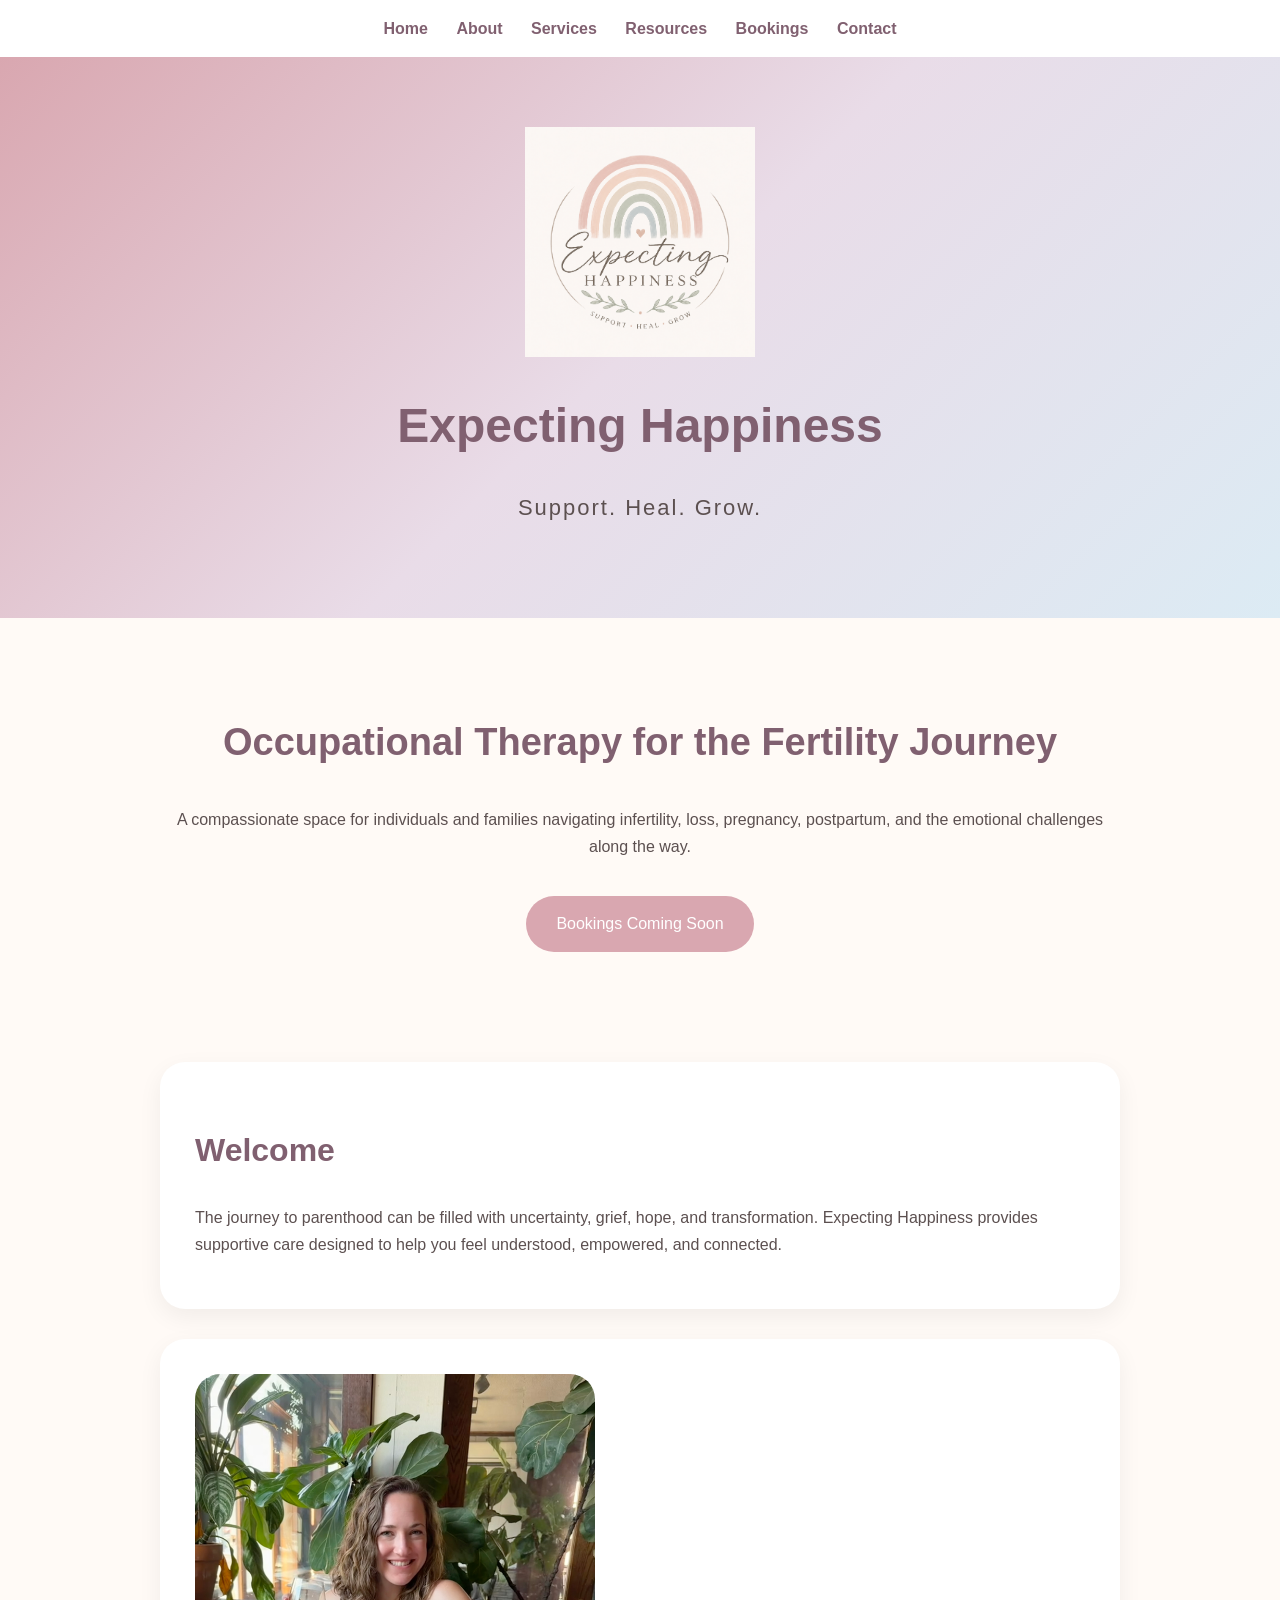
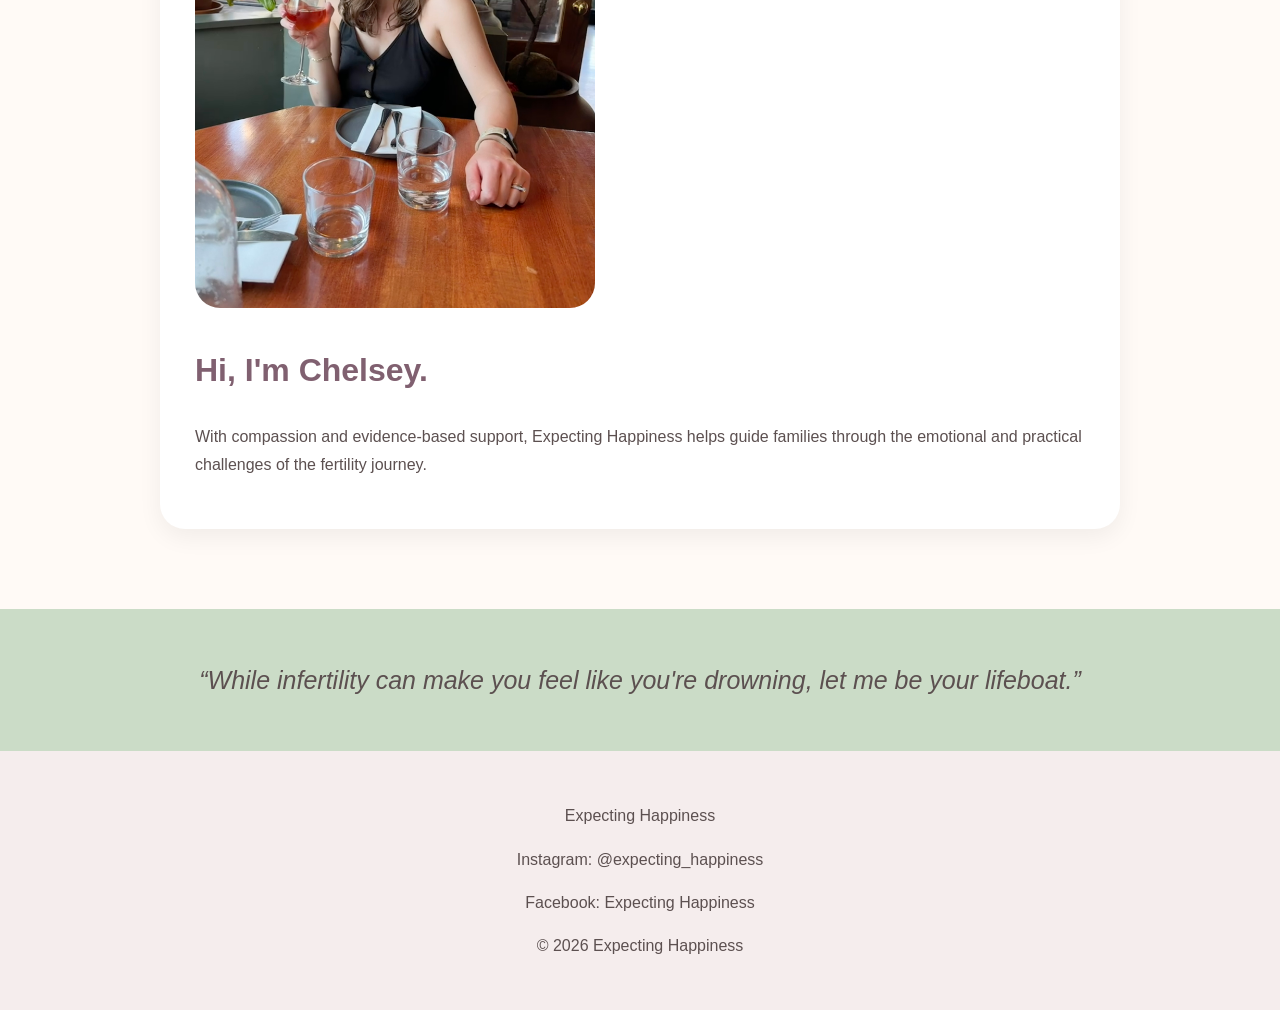
<file: index.html>
<!DOCTYPE html>
<html lang="en">

<head>
<meta charset="UTF-8">
<meta name="viewport" content="width=device-width, initial-scale=1.0">

<title>Expecting Happiness | Support. Heal. Grow.</title>

<link rel="stylesheet" href="style.css">

</head>

<body>


<nav>

<a href="index.html">Home</a>
<a href="about.html">About</a>
<a href="services.html">Services</a>
<a href="resources.html">Resources</a>
<a href="bookings.html">Bookings</a>
<a href="contact.html">Contact</a>

</nav>


<header>

<img class="logo" src="images/logo.PNG" alt="Expecting Happiness Logo">

<h1>Expecting Happiness</h1>

<p class="tagline">
Support. Heal. Grow.
</p>

</header>



<section class="hero">

<h2>
Occupational Therapy for the Fertility Journey
</h2>

<p>
A compassionate space for individuals and families navigating infertility, loss, pregnancy, postpartum, and the emotional challenges along the way.
</p>


<a class="button" href="bookings.html">
Bookings Coming Soon
</a>

</section>



<section class="section">


<div class="card">

<h2>
Welcome
</h2>

<p>
The journey to parenthood can be filled with uncertainty, grief, hope, and transformation. Expecting Happiness provides supportive care designed to help you feel understood, empowered, and connected.
</p>

</div>



<div class="card">

<img class="photo" src="images/founder-photo.jpg" alt="Expecting Happiness">

<h2>
Hi, I'm Chelsey.
</h2>

<p>
With compassion and evidence-based support, Expecting Happiness helps guide families through the emotional and practical challenges of the fertility journey.
</p>

</div>


</section>



<section class="quote">

“While infertility can make you feel like you're drowning, let me be your lifeboat.”

</section>



<footer>

<p>
Expecting Happiness
</p>

<p>
Instagram: @expecting_happiness
</p>

<p>
Facebook: Expecting Happiness
</p>

<p>
© 2026 Expecting Happiness
</p>

</footer>


</body>
</html>
</file>
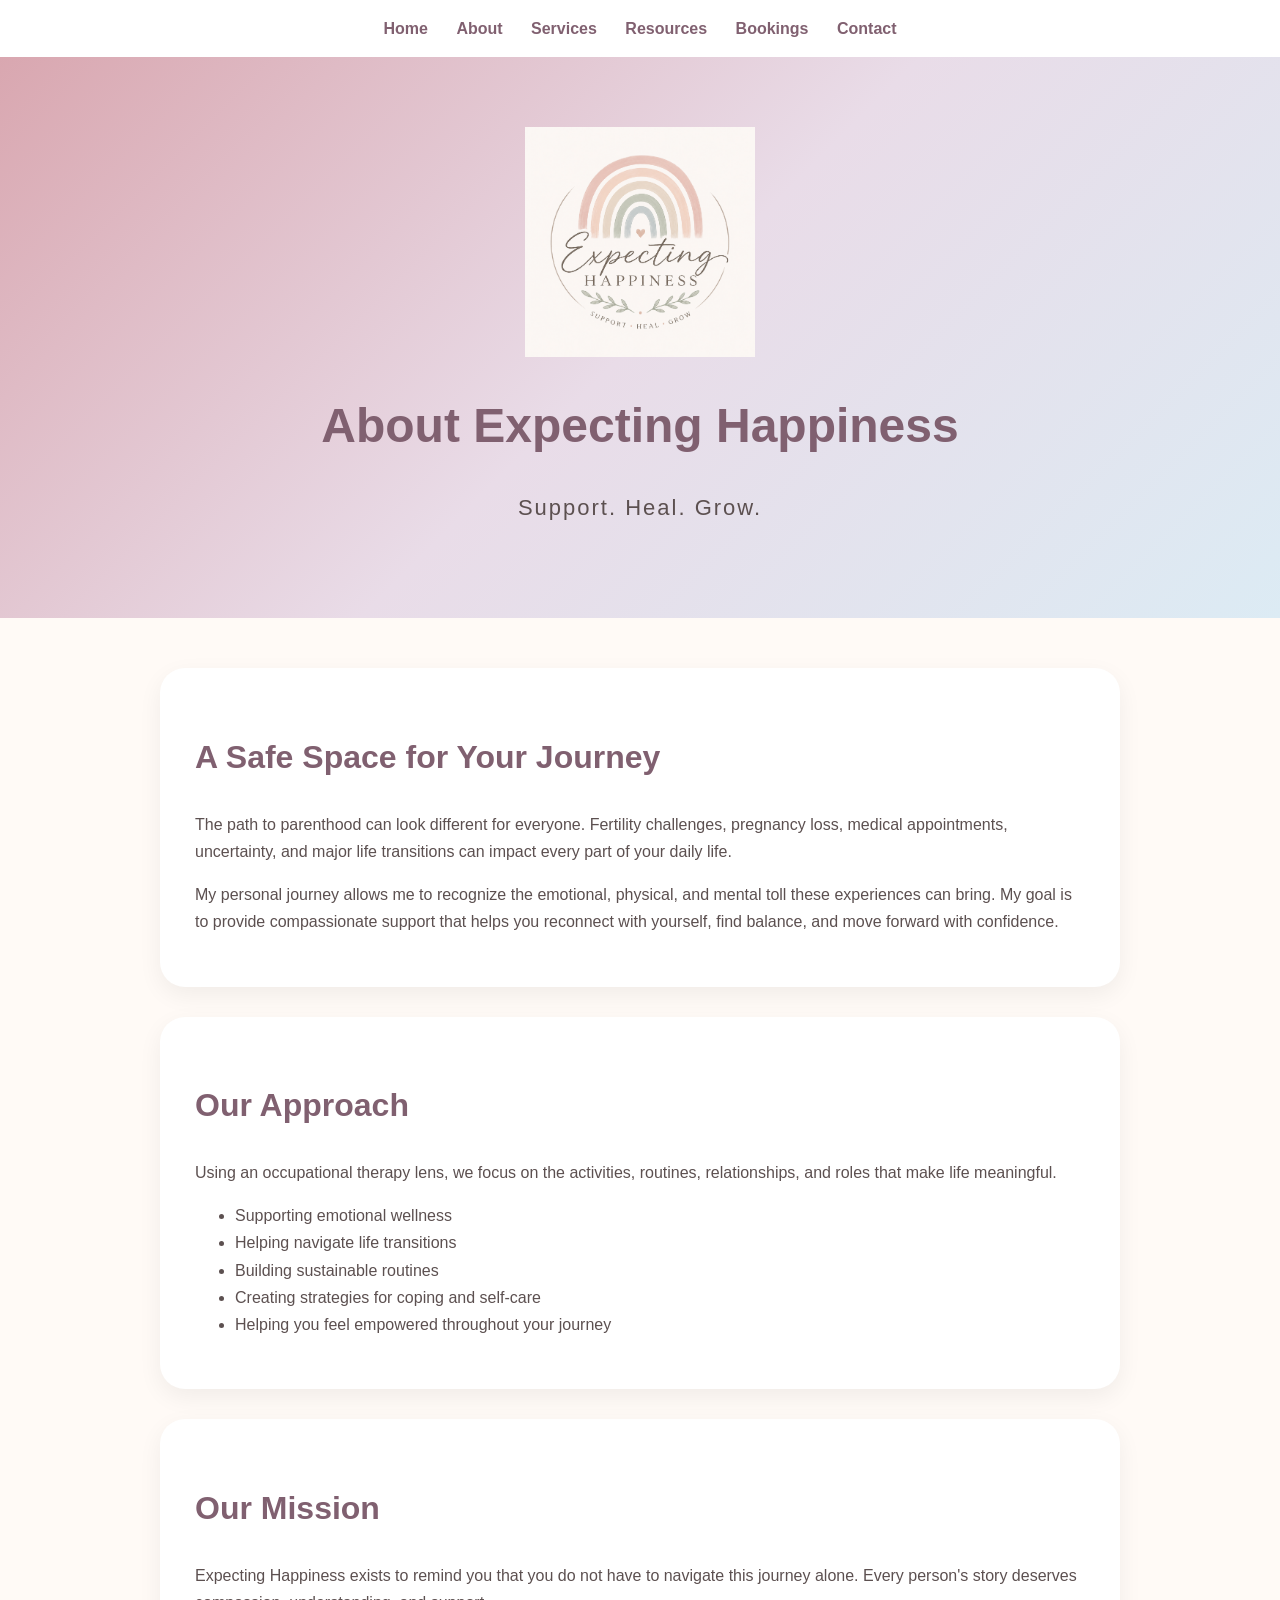
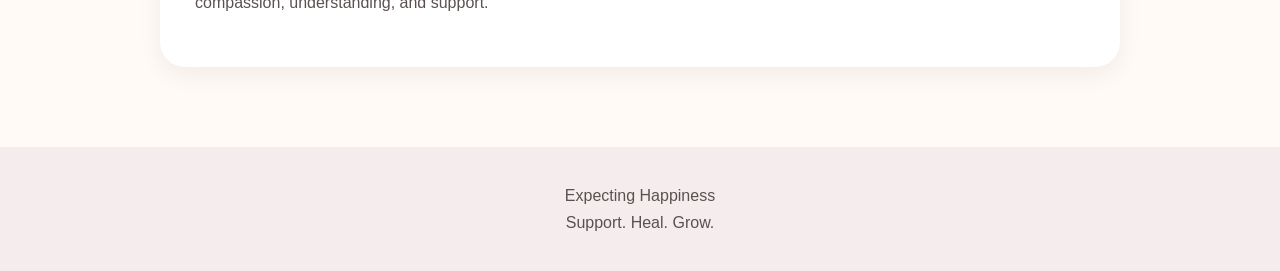
<file: about.html>
<!DOCTYPE html>
<html lang="en">

<head>
<meta charset="UTF-8">
<meta name="viewport" content="width=device-width, initial-scale=1.0">

<title>About | Expecting Happiness</title>

<link rel="stylesheet" href="style.css">

</head>

<body>

<nav>
<a href="index.html">Home</a>
<a href="about.html">About</a>
<a href="services.html">Services</a>
<a href="resources.html">Resources</a>
<a href="bookings.html">Bookings</a>
<a href="contact.html">Contact</a>
</nav>


<header>

<img class="logo" src="images/logo.PNG" alt="Expecting Happiness Logo">

<h1>About Expecting Happiness</h1>

<p class="tagline">
Support. Heal. Grow.
</p>

</header>


<section class="section">

<div class="card">

<h2>
A Safe Space for Your Journey
</h2>

<p>
The path to parenthood can look different for everyone. Fertility challenges, pregnancy loss, medical appointments, uncertainty, and major life transitions can impact every part of your daily life.
</p>

<p>
My personal journey allows me to recognize the emotional, physical, and mental toll these experiences can bring. My goal is to provide compassionate support that helps you reconnect with yourself, find balance, and move forward with confidence.
</p>

</div>


<div class="card">

<h2>
Our Approach
</h2>

<p>
Using an occupational therapy lens, we focus on the activities, routines, relationships, and roles that make life meaningful.
</p>

<ul>
<li>Supporting emotional wellness</li>
<li>Helping navigate life transitions</li>
<li>Building sustainable routines</li>
<li>Creating strategies for coping and self-care</li>
<li>Helping you feel empowered throughout your journey</li>
</ul>

</div>


<div class="card">

<h2>
Our Mission
</h2>

<p>
Expecting Happiness exists to remind you that you do not have to navigate this journey alone. Every person's story deserves compassion, understanding, and support.
</p>

</div>


</section>


<footer>

Expecting Happiness
<br>
Support. Heal. Grow.

</footer>


</body>
</html>
</file>
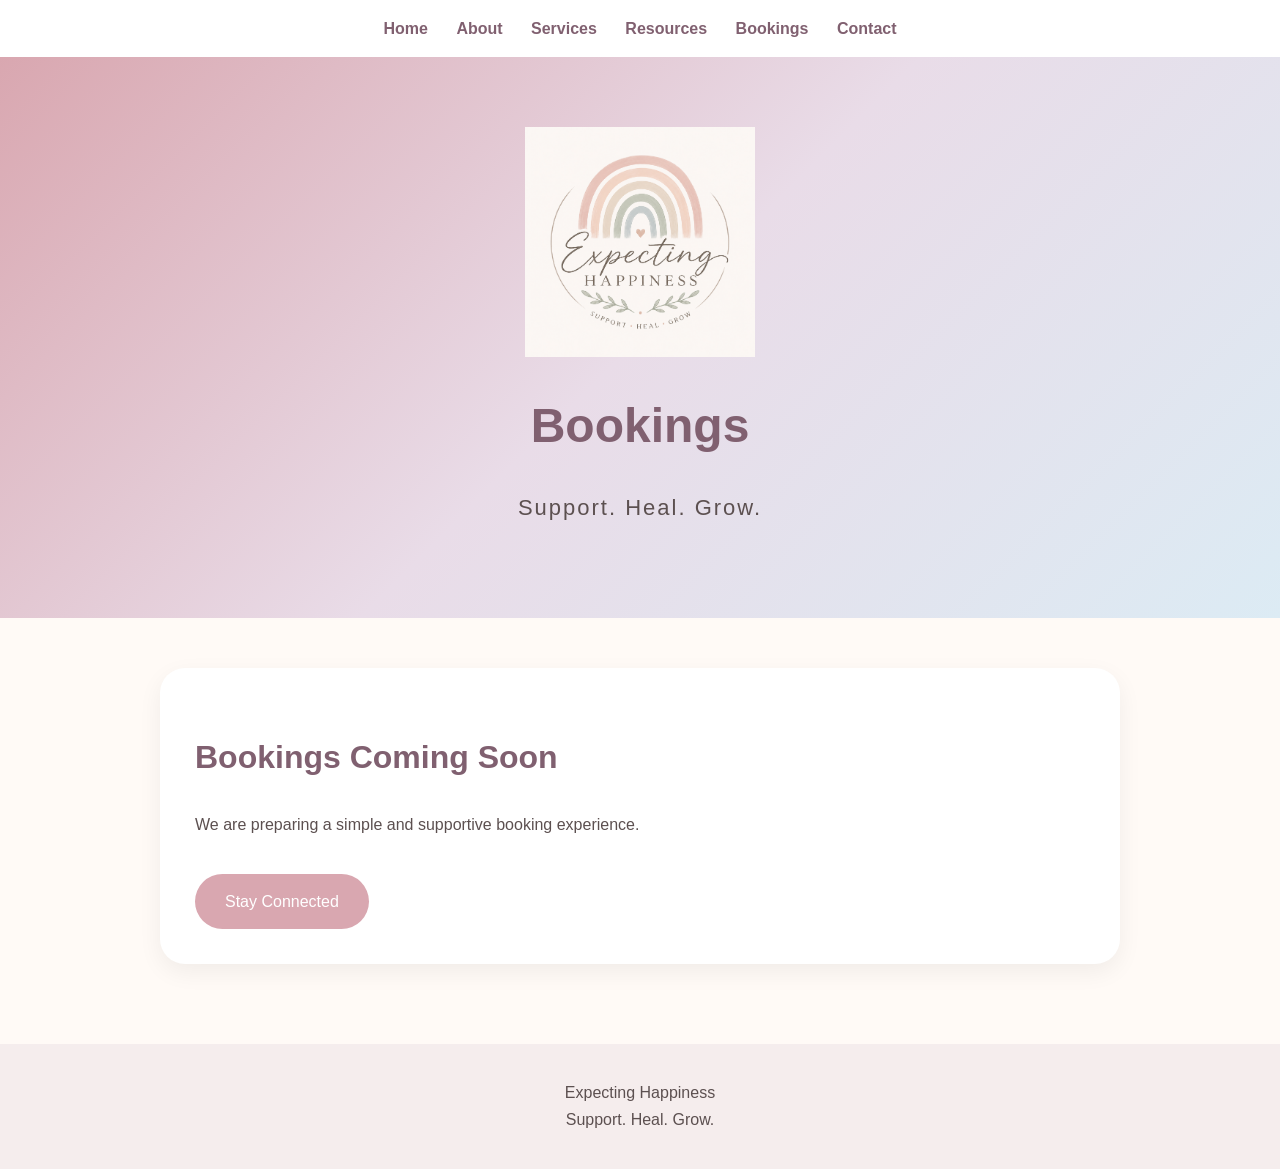
<file: bookings.html>
<!DOCTYPE html>
<html lang="en">

<head>

<meta charset="UTF-8">
<meta name="viewport" content="width=device-width, initial-scale=1.0">

<title>Bookings | Expecting Happiness</title>

<link rel="stylesheet" href="style.css">

</head>


<body>


<nav>
<a href="index.html">Home</a>
<a href="about.html">About</a>
<a href="services.html">Services</a>
<a href="resources.html">Resources</a>
<a href="bookings.html">Bookings</a>
<a href="contact.html">Contact</a>
</nav>


<header>

<img class="logo" src="images/logo.PNG">

<h1>Bookings</h1>

<p class="tagline">
Support. Heal. Grow.
</p>

</header>


<section class="section">

<div class="card">

<h2>
Bookings Coming Soon
</h2>

<p>
We are preparing a simple and supportive booking experience.
</p>



<a class="button" href="contact.html">
Stay Connected
</a>

</div>

</section>


<footer>
Expecting Happiness<br>
Support. Heal. Grow.
</footer>


</body>
</html>
</file>
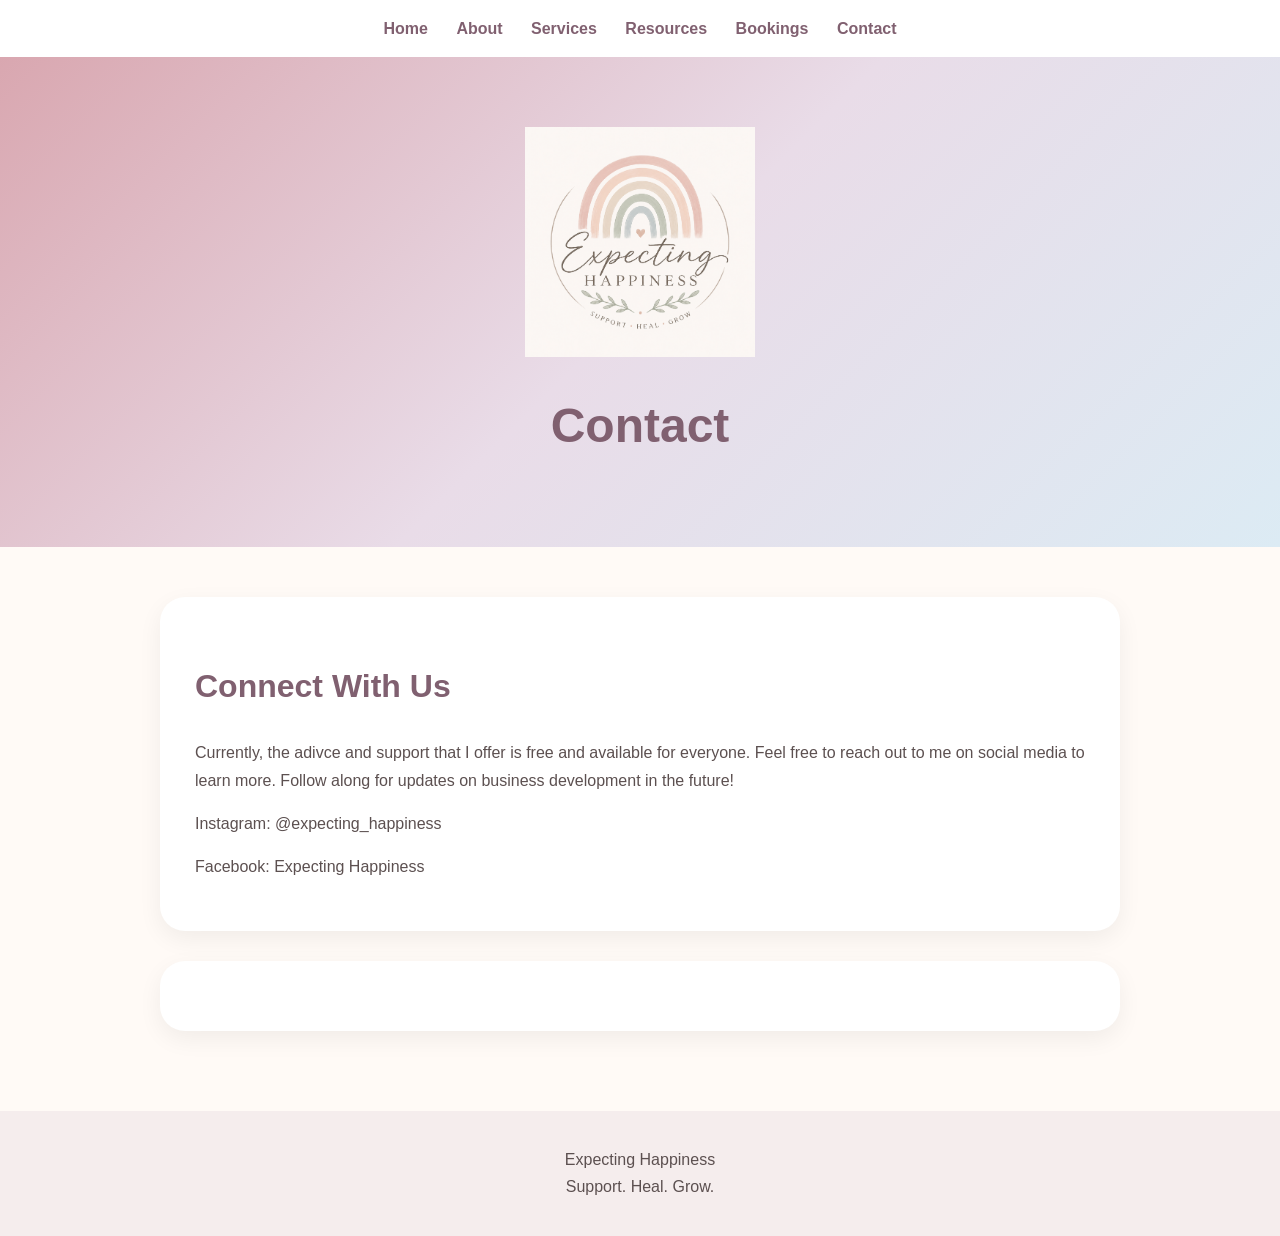
<file: contact.html>
<!DOCTYPE html>
<html lang="en">

<head>

<meta charset="UTF-8">
<meta name="viewport" content="width=device-width, initial-scale=1.0">

<title>Contact | Expecting Happiness</title>

<link rel="stylesheet" href="style.css">

</head>


<body>


<nav>

<a href="index.html">Home</a>
<a href="about.html">About</a>
<a href="services.html">Services</a>
<a href="resources.html">Resources</a>
<a href="bookings.html">Bookings</a>
<a href="contact.html">Contact</a>

</nav>


<header>

<img class="logo" src="images/logo.PNG">

<h1>Contact</h1>


</header>



<section class="section">


<div class="card">

<h2>
Connect With Us
</h2>

<p>
Currently, the adivce and support that I offer is free and available for everyone. Feel free to reach out to me on social media to learn more. Follow along for updates on business development in the future!
</p>


<p>
Instagram: @expecting_happiness
</p>


<p>
Facebook: Expecting Happiness
</p>


</div>


<div class="card">



</section>


<footer>

Expecting Happiness<br>
Support. Heal. Grow.

</footer>


</body>
</html>
</file>
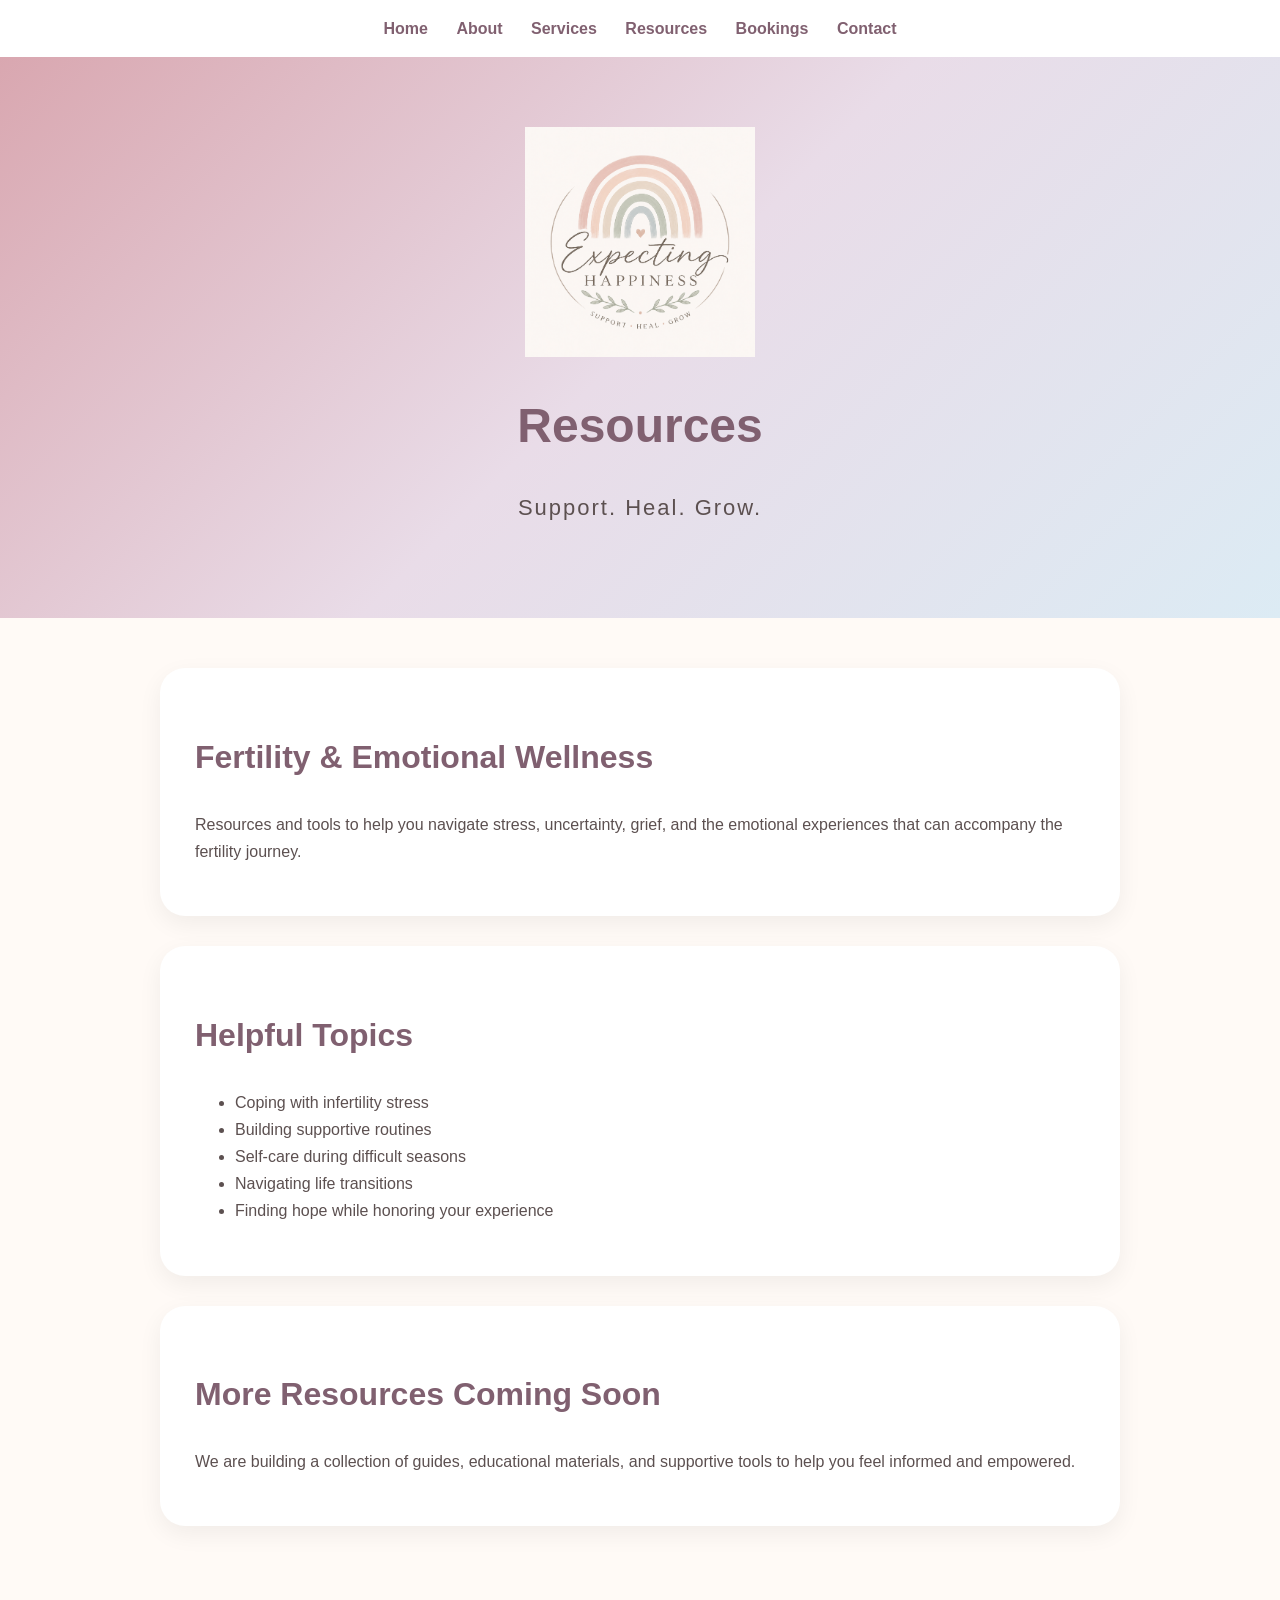
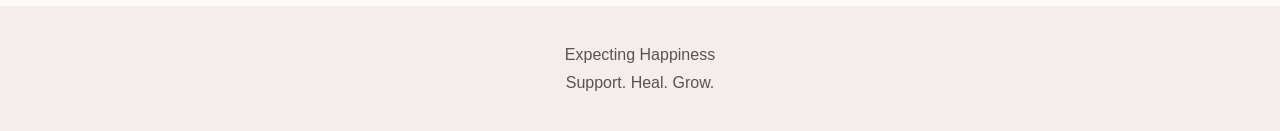
<file: resources.html>
<!DOCTYPE html>
<html lang="en">

<head>
<meta charset="UTF-8">
<meta name="viewport" content="width=device-width, initial-scale=1.0">

<title>Resources | Expecting Happiness</title>

<link rel="stylesheet" href="style.css">

</head>

<body>

<nav>
<a href="index.html">Home</a>
<a href="about.html">About</a>
<a href="services.html">Services</a>
<a href="resources.html">Resources</a>
<a href="bookings.html">Bookings</a>
<a href="contact.html">Contact</a>
</nav>


<header>

<img class="logo" src="images/logo.PNG">

<h1>Resources</h1>

<p class="tagline">
Support. Heal. Grow.
</p>

</header>


<section class="section">


<div class="card">

<h2>
Fertility & Emotional Wellness
</h2>

<p>
Resources and tools to help you navigate stress, uncertainty, grief, and the emotional experiences that can accompany the fertility journey.
</p>

</div>


<div class="card">

<h2>
Helpful Topics
</h2>

<ul>
<li>Coping with infertility stress</li>
<li>Building supportive routines</li>
<li>Self-care during difficult seasons</li>
<li>Navigating life transitions</li>
<li>Finding hope while honoring your experience</li>
</ul>

</div>


<div class="card">

<h2>
More Resources Coming Soon
</h2>

<p>
We are building a collection of guides, educational materials, and supportive tools to help you feel informed and empowered.
</p>

</div>


</section>


<footer>
Expecting Happiness<br>
Support. Heal. Grow.
</footer>


</body>
</html>
</file>
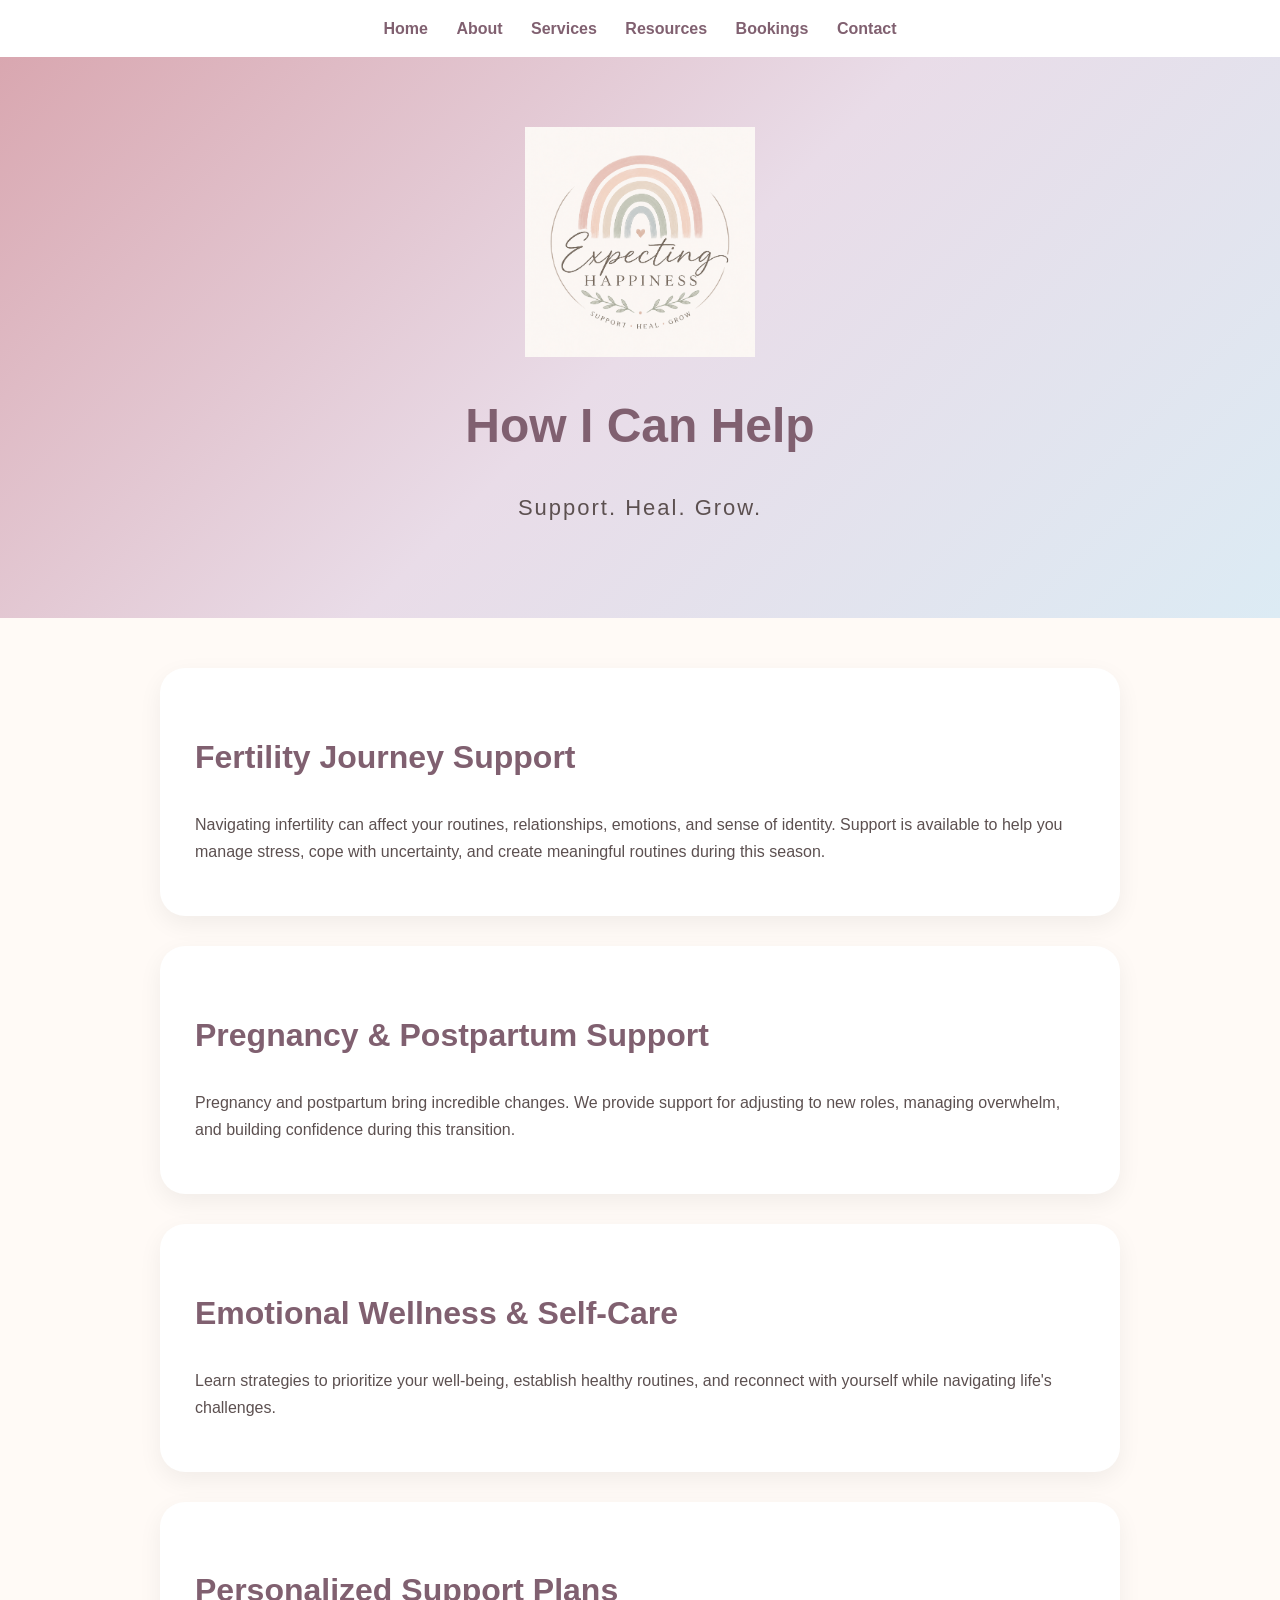
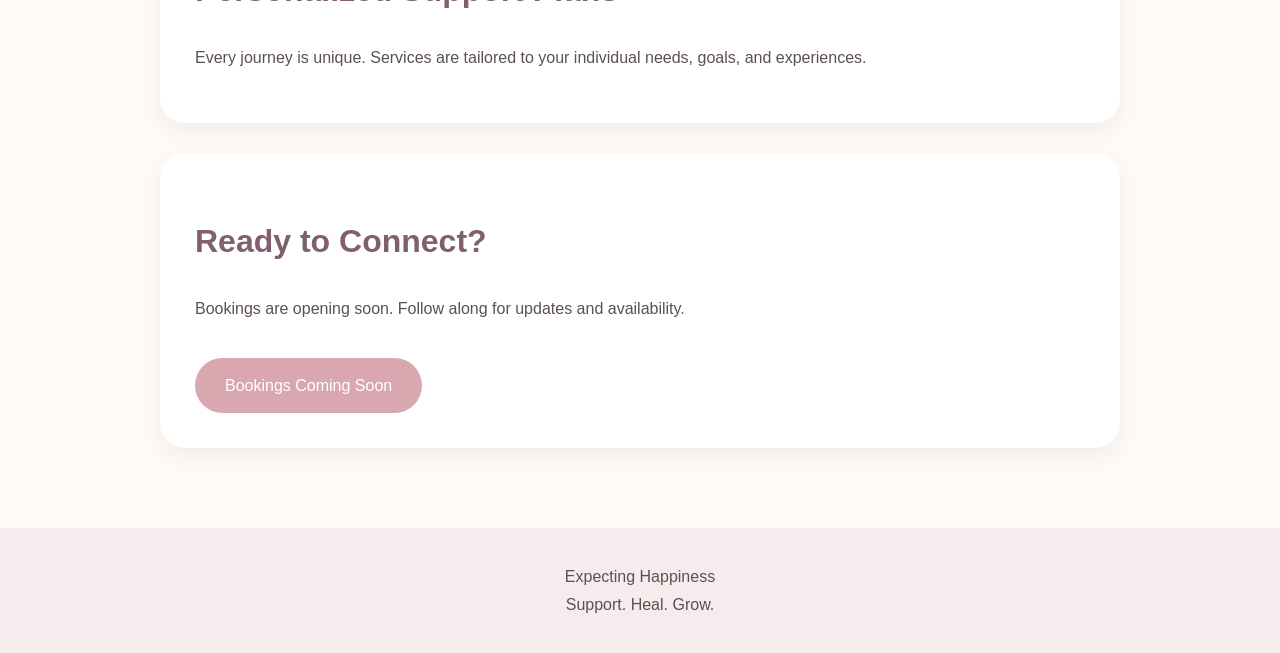
<file: services.html>
<!DOCTYPE html>
<html lang="en">

<head>

<meta charset="UTF-8">
<meta name="viewport" content="width=device-width, initial-scale=1.0">

<title>Services | Expecting Happiness</title>

<link rel="stylesheet" href="style.css">

</head>


<body>


<nav>

<a href="index.html">Home</a>
<a href="about.html">About</a>
<a href="services.html">Services</a>
<a href="resources.html">Resources</a>
<a href="bookings.html">Bookings</a>
<a href="contact.html">Contact</a>

</nav>



<header>

<img class="logo" src="images/logo.PNG" alt="Expecting Happiness Logo">

<h1>How I Can Help</h1>

<p class="tagline">
Support. Heal. Grow.
</p>

</header>



<section class="section">


<div class="card">

<h2>
Fertility Journey Support
</h2>

<p>
Navigating infertility can affect your routines, relationships, emotions, and sense of identity. Support is available to help you manage stress, cope with uncertainty, and create meaningful routines during this season.
</p>

</div>



<div class="card">

<h2>
Pregnancy & Postpartum Support
</h2>

<p>
Pregnancy and postpartum bring incredible changes. We provide support for adjusting to new roles, managing overwhelm, and building confidence during this transition.
</p>

</div>



<div class="card">

<h2>
Emotional Wellness & Self-Care
</h2>

<p>
Learn strategies to prioritize your well-being, establish healthy routines, and reconnect with yourself while navigating life's challenges.
</p>

</div>



<div class="card">

<h2>
Personalized Support Plans
</h2>

<p>
Every journey is unique. Services are tailored to your individual needs, goals, and experiences.
</p>

</div>



<div class="card">

<h2>
Ready to Connect?
</h2>

<p>
Bookings are opening soon. Follow along for updates and availability.
</p>

<a class="button" href="bookings.html">
Bookings Coming Soon
</a>

</div>


</section>



<footer>

Expecting Happiness
<br>
Support. Heal. Grow.

</footer>


</body>
</html>
</file>
<file: style.css>
/* EXPECTING HAPPINESS BRAND STYLE */

:root {
--cream: #fffaf6;
--rose: #d9a7b0;
--sage: #cbdcc7;
--blue: #dcebf4;
--lavender: #e9dce8;
--text: #5c5050;
--heading: #806070;
--white: #ffffff;
}

* {
box-sizing: border-box;
}

body {
margin: 0;
font-family: "Helvetica Neue", Arial, sans-serif;
background: var(--cream);
color: var(--text);
line-height: 1.7;
}

header {
background: linear-gradient(
135deg,
var(--rose),
var(--lavender),
var(--blue)
);
padding: 70px 20px;
text-align: center;
}

.logo {
width: 230px;
max-width: 90%;
}

h1 {
font-size: 48px;
color: var(--heading);
margin: 20px 0 10px;
}

h2 {
color: var(--heading);
font-size: 32px;
}

.tagline {
font-size: 22px;
letter-spacing: 2px;
}

nav {
background: white;
padding: 15px;
text-align: center;
position: sticky;
top: 0;
}

nav a {
color: var(--heading);
text-decoration: none;
margin: 0 12px;
font-weight: 600;
}

.hero {
padding: 60px 20px;
max-width: 1000px;
margin: auto;
text-align: center;
}

.hero h2 {
font-size: 38px;
}

.button {
display: inline-block;
background: var(--rose);
color: white;
padding: 14px 30px;
border-radius: 40px;
text-decoration: none;
margin-top: 20px;
}

.section {
max-width: 1000px;
margin: auto;
padding: 50px 20px;
}

.card {
background: var(--white);
border-radius: 25px;
padding: 35px;
margin-bottom: 30px;
box-shadow: 0 8px 25px rgba(0,0,0,.06);
}

.photo {
width: 100%;
max-width: 400px;
border-radius: 25px;
}

.quote {
background: var(--sage);
padding: 50px 25px;
text-align: center;
font-size: 25px;
font-style: italic;
}

footer {
background: #f5eded;
text-align: center;
padding: 35px;
}

@media(max-width:700px){
h1 {
font-size: 36px;
}

nav a {
display:block;
margin:8px;
}
}
</file>
